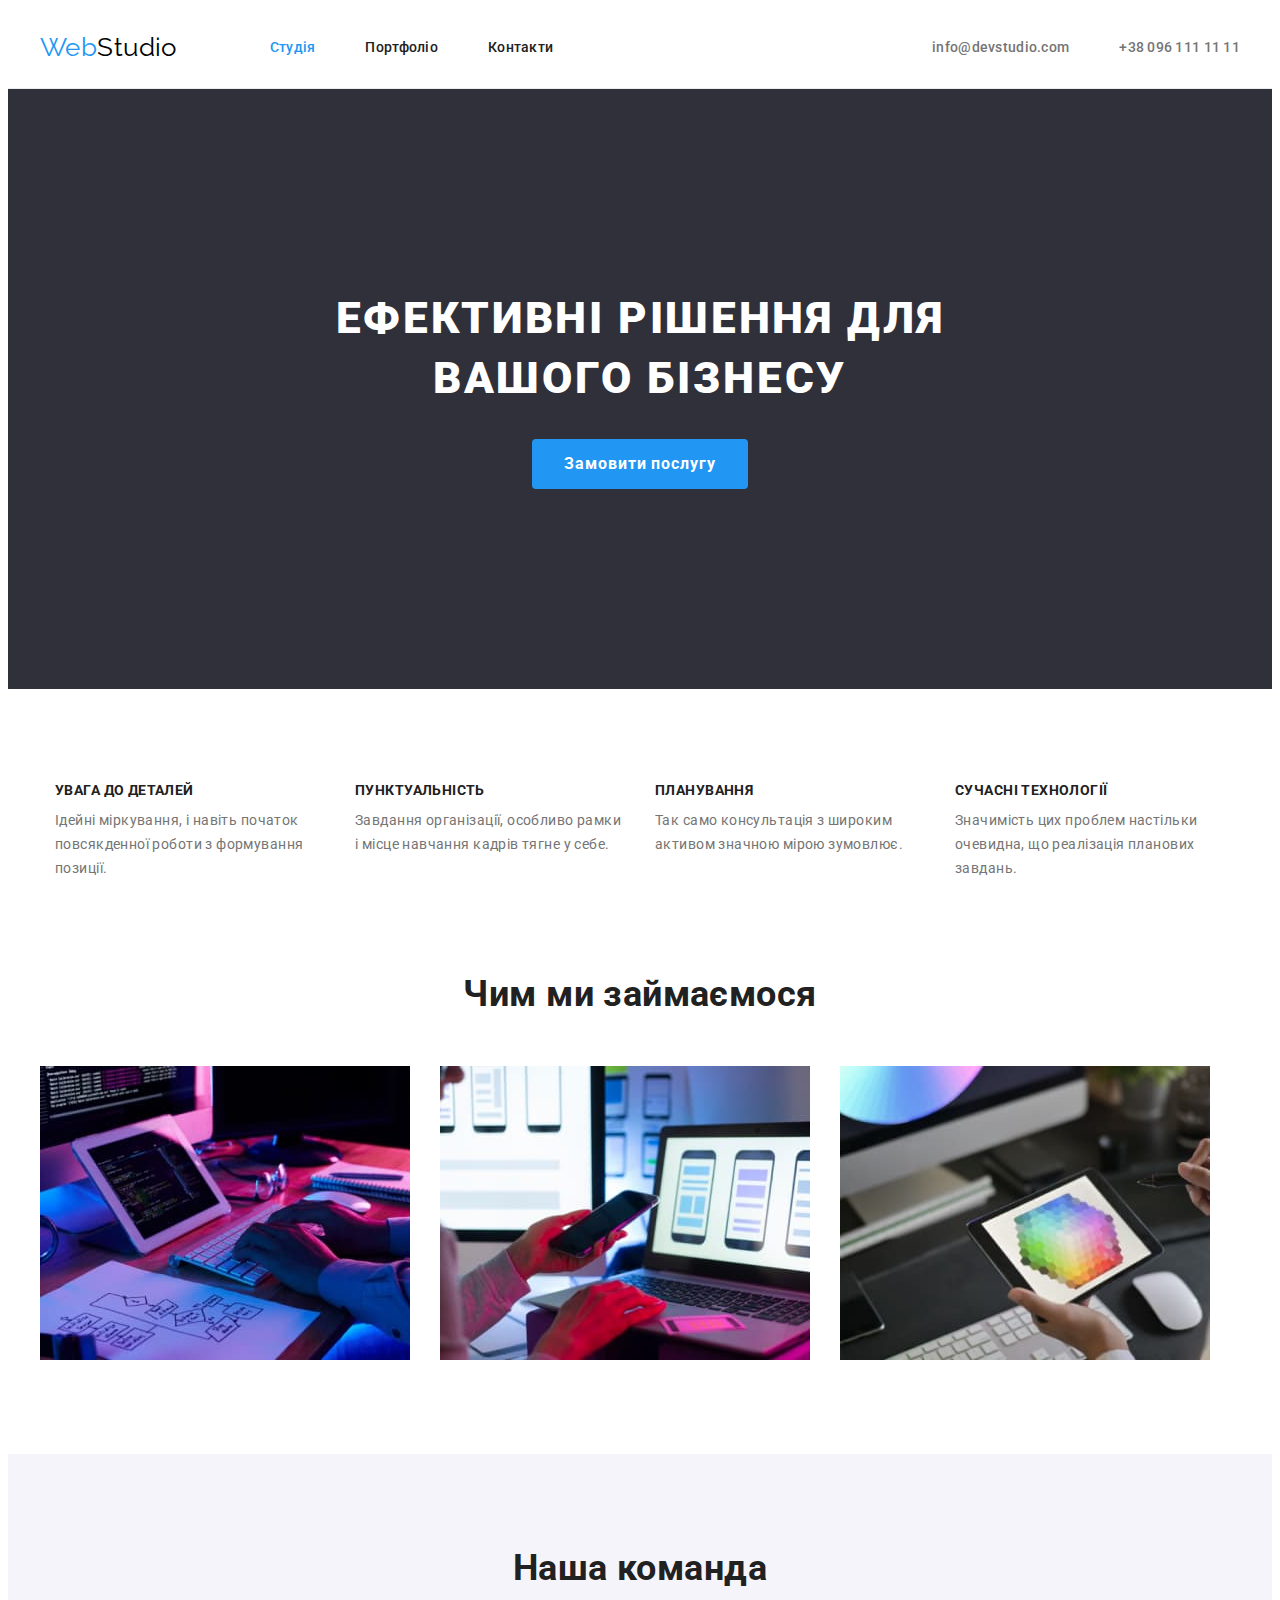
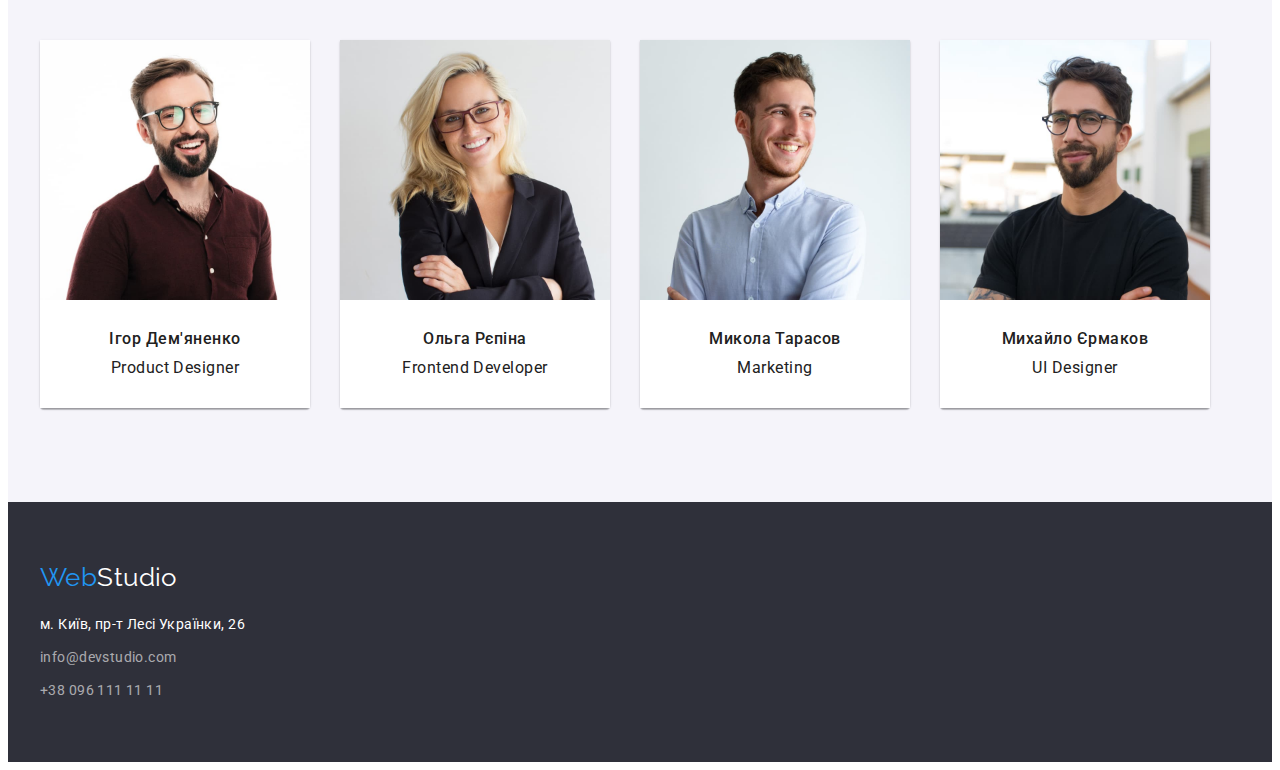
<file: index.html>
<!DOCTYPE html>
<html lang="uk">
<head>
    <meta charset="UTF-8">
    <meta http-equiv="X-UA-Compatible" content="IE=edge">
    <meta name="viewport" content="width=device-width, initial-scale=1.0">
    <title>Web Studio</title>
    <link rel="preconnect" href="https://fonts.googleapis.com">
    <link rel="preconnect" href="https://fonts.gstatic.com" crossorigin>
    <link href="https://fonts.googleapis.com/css2?family=Raleway:wght@700&family=Roboto:wght@400;500;700;900&display=swap"
            rel="stylesheet">
    <link rel="stylesheet" href="https://cdnjs.cloudflare.com/ajax/libs/modern-normalize/1.1.0/modern-normalize.min.css"
        integrity="sha512-wpPYUAdjBVSE4KJnH1VR1HeZfpl1ub8YT/NKx4PuQ5NmX2tKuGu6U/JRp5y+Y8XG2tV+wKQpNHVUX03MfMFn9Q=="
        crossorigin="anonymous" referrerpolicy="no-referrer">
    <link rel="stylesheet" href="./css/styles.css">
</head>
<body>
    <header class="header">
    <div class="container">
        <nav class="main-nav">
            <a href="./index.html" class="logo-header logo"><span class="accent">Web</span>Studio</a>
            <ul class="site-nav list">
                <li class="item"><a href="./index.html" class="link current">Студія</a></li>
                <li class="item"><a href="./portfolio.html" class="link">Портфоліо</a></li>
                <li class="item"><a href="" class="link">Контакти</a></li>
            </ul>

            <ul class="contact-list list">
                <li class="item"><a href="mailto:info@devstudio.com" class="contact-link link">info@devstudio.com</a></li>
                <li class="item"><a href="tel:+380961111111" class="contact-link link">+38 096 111 11 11</a></li>
            </ul>
        </nav>
    </div>
    </header>
        <main>
            <!-- Hero -->
            <section class="hero">
                <h1 class="hero-title">Ефективні рішення для вашого бізнесу</h1>
                <button type="button" class=" btn primary-btn">Замовити послугу</button>
            </section>
            <section class="section-features">
            <div class="container">
                <!--Скрыть заголовок секции,"Переваги"-->
                <h2 class="visually-hidden">Переваги</h2>
                <ul class="features-list list">
                    <li class="item">
                        <h3 class="features-title title">УВАГА ДО ДЕТАЛЕЙ</h3>
                        <p class="text-features">Ідейні міркування, і навіть початок повсякденної роботи з формування позиції.</p>
                    </li>
                    <li class="item">
                        <h3 class="features-title title">ПУНКТУАЛЬНІСТЬ</h3>
                        <p class="text-features">Завдання організації, особливо рамки і місце навчання кадрів тягне у себе.</p>
                    </li>
                    <li class="item">
                        <h3 class="features-title title">ПЛАНУВАННЯ</h3>
                        <p class="text-features">Так само консультація з широким активом значною мірою зумовлює.</p>
                    </li>
                    <li class="item">
                        <h3 class="features-title title">СУЧАСНІ ТЕХНОЛОГІЇ</h3>
                        <p class="text-features">Значимість цих проблем настільки очевидна, що реалізація планових завдань.</p>
                    </li>
                </ul>
            </div>
            </section>
            <section class="section-work">
            <div class="container">    
                <h2 class="work-title">Чим ми займаємося</h2>
                <ul class="work-list list">
                    <li class="item"><img src="./images/img_1.jpg" alt="види послуг" width="370"></li>
                    <li class="item"><img src="./images/img_2.jpg" alt="види послуг" width="370"></li>
                    <li class="item"><img src="./images/img_3.jpg" alt="види послуг" width="370"></li>
                </ul>
            </div>
            </section>
            <section class="section-team">
            <div class="container">    
                <h2 class="team-title">Наша команда</h2>
                <ul class="team-list list">
                    <li class="item">
                        <img src="./images/img_4.jpg" alt="Ігор Дем'яненко" width="270" height="260">
                        <div class="team-box">
                        <h3 class="about-title">Ігор Дем'яненко</h3>
                        <p class="pre-title">Product Designer</p>
                        </div>
                    </li>
                    <li class="item">
                        <img src="./images/img_5.jpg" alt="Ольга Рєпіна" width="270" height="260">
                        <div class="team-box">
                        <h3 class="about-title">Ольга Рєпіна</h3>
                        <p class="pre-title">Frontend Developer</p>
                        </div>
                    </li>
                    <li class="item">
                        <img src="./images/img_6.jpg" alt="Микола Тарасов" width="270" height="260">
                        <div class="team-box">
                        <h3 class="about-title">Микола Тарасов</h3>
                        <p class="pre-title">Marketing</p>
                        </div>
                    </li>
                    <li class="item">
                        <img src="./images/img_7.jpg" alt="Михайло Єрмаков" width="270" height="260">
                        <div class="team-box">
                        <h3 class="about-title">Михайло Єрмаков</h3>
                        <p class="pre-title">UI Designer</p>
                        </div>
                    </li>
                </ul>
            </div>    
            </section>
        </main>
        <footer class="footer">
        <div class="container">
            <a href="./index.html" class="logo-footer logo"><span class="accent">Web</span>Studio</a>
            <address>
                <ul class="address-list list">
                    <li class="item"><a href="https://goo.gl/maps/VMMXuLTxECayErJJ6" target="_blank"
                            rel="noopener noreferrer nofollow" class="contact-links link contact-address">м. Київ, пр-т Лесі Українки, 26</a></li>
                    <li class="item"><a href="mailto:info@devstudio.com" class="contact-links link">info@devstudio.com</a></li>
                    <li class="item"><a href="tel:+380961111111" class="contact-links link">+38 096 111 11 11</a></li>
                </ul>
            </address>
        </div>
        </footer>
</body>
</html>
</file>
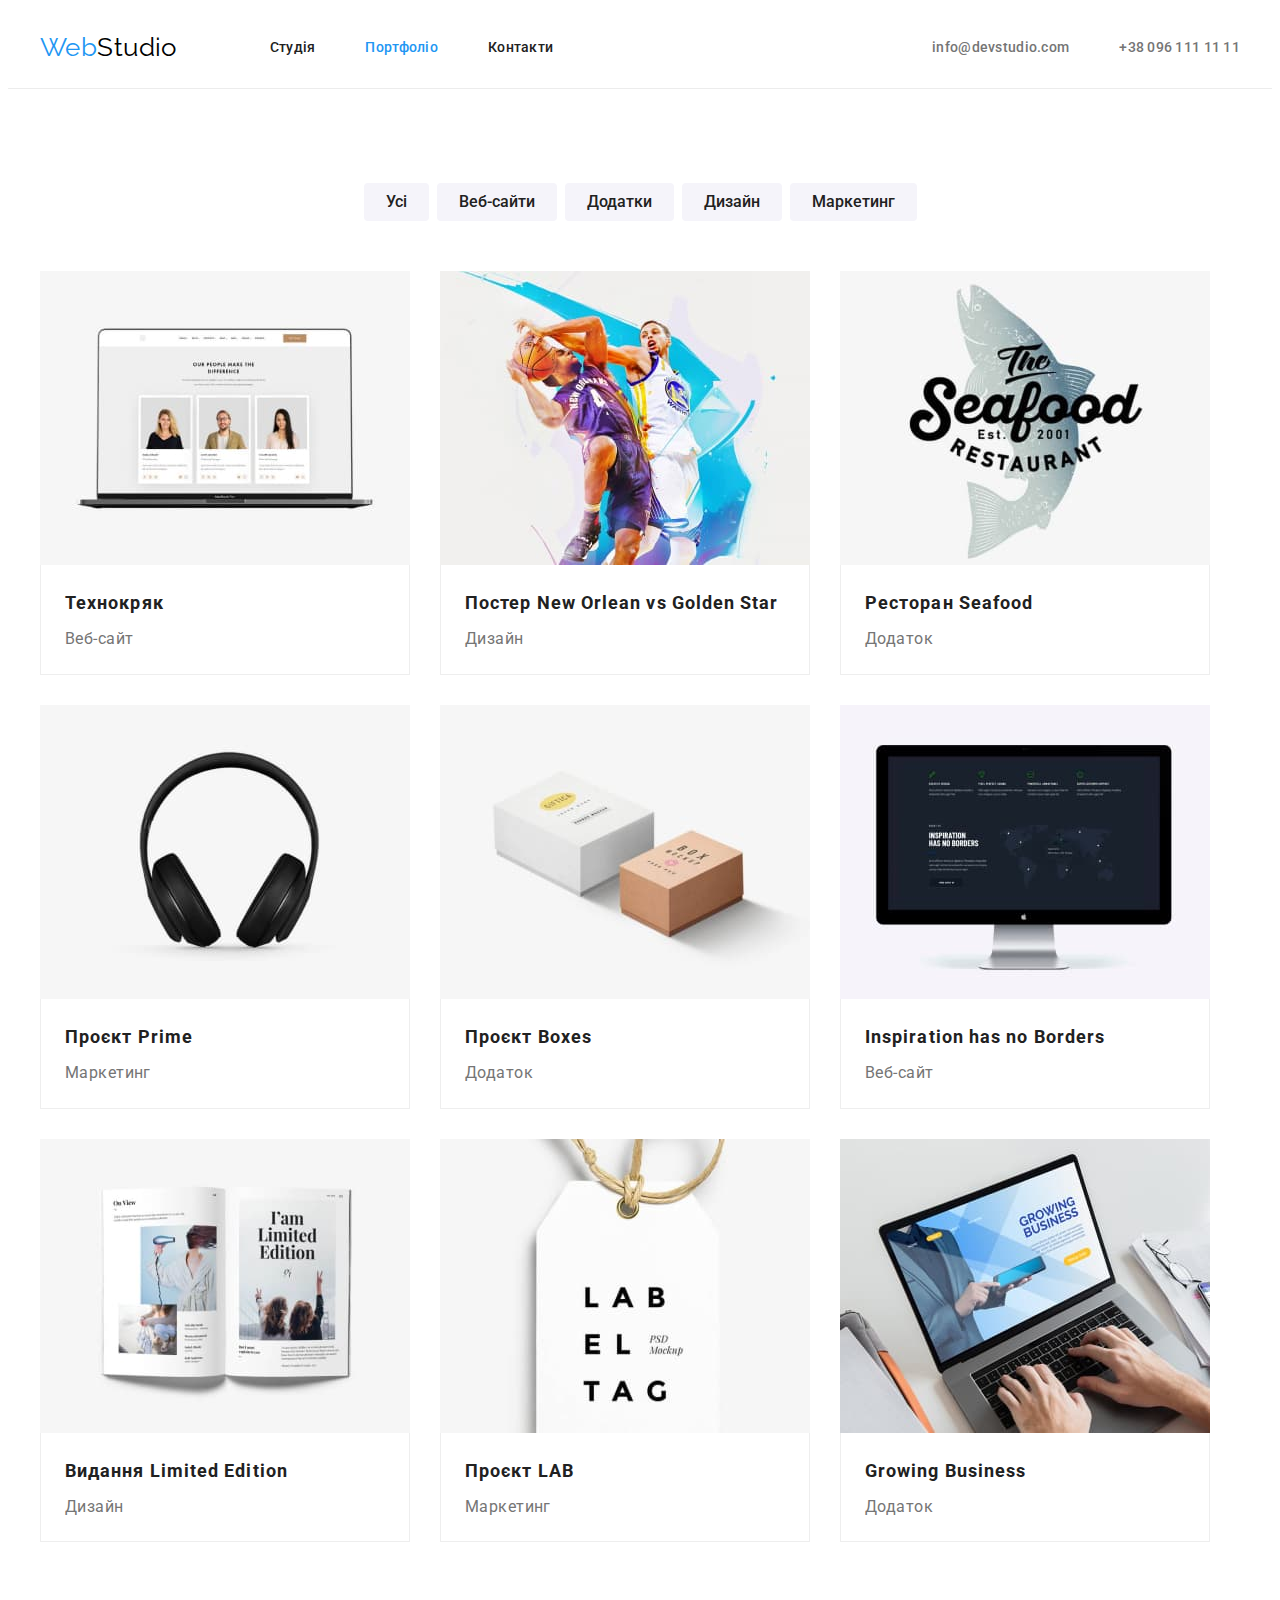
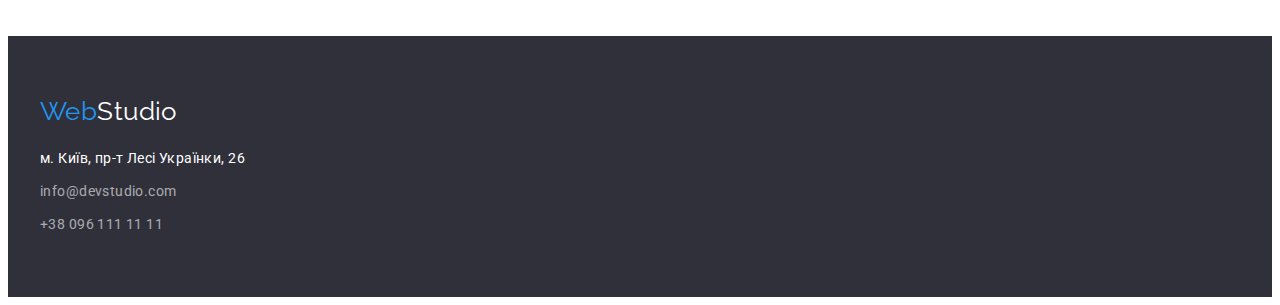
<file: portfolio.html>
<!DOCTYPE html>
<html lang="uk">
<head>
    <meta charset="UTF-8">
    <meta http-equiv="X-UA-Compatible" content="IE=edge">
    <meta name="viewport" content="width=device-width, initial-scale=1.0">
    <title>Web Studio</title>
    <link rel="preconnect" href="https://fonts.googleapis.com">
    <link rel="preconnect" href="https://fonts.gstatic.com" crossorigin>
    <link href="https://fonts.googleapis.com/css2?family=Raleway:wght@700&family=Roboto:wght@400;500;700;900&display=swap"
            rel="stylesheet">
    <link rel="stylesheet" href="https://cdnjs.cloudflare.com/ajax/libs/modern-normalize/1.1.0/modern-normalize.min.css"
        integrity="sha512-wpPYUAdjBVSE4KJnH1VR1HeZfpl1ub8YT/NKx4PuQ5NmX2tKuGu6U/JRp5y+Y8XG2tV+wKQpNHVUX03MfMFn9Q=="
        crossorigin="anonymous" referrerpolicy="no-referrer">
    <link rel="stylesheet" href="./css/styles.css">
</head>
<body>
    <header class="header">
    <div class="container"> 
        <nav class="main-nav">
            <a href="./index.html" class="logo-header logo"><span class="accent">Web</span>Studio</a>
            <ul class="site-nav list">
                <li class="item"><a href="./index.html" class="link">Студія</a></li>
                <li class="item"><a href="./portfolio.html" class="link current">Портфоліо</a></li>
                <li class="item"><a href="" class="link">Контакти</a></li>
            </ul>
        
            <ul class="contact-list list">
                <li class="item"><a href="mailto:info@devstudio.com" class="contact-link link">info@devstudio.com</a></li>
                <li class="item"><a href="tel:+380961111111" class="contact-link link">+38 096 111 11 11</a></li>
            </ul>
        </nav>  
    </div>
    </header>
    <main>
        <section class="section-portfolio">
        <div class="container">    
            <!--Заголовок"Портфоліо"скрыть-->
            <h1 class="visually-hidden">Портфоліо</h1>
            <ul class="filtres-list list">
                <li class="item"><button type="button" class="btn secondary">Усі</button></li> 
                <li class="item"><button type="button" class="btn secondary">Веб-сайти</button></li>
                <li class="item"><button type="button" class="btn secondary">Додатки</button></li>
                <li class="item"><button type="button" class="btn secondary">Дизайн</button></li>
                <li class="item"><button type="button" class="btn secondary">Маркетинг</button></li>
            </ul>
            <ul class="projects-list list">
                <li class="item"><img src="./images/img_8.jpg" alt="Ноутбук Технокряк" width="370" height="294">
                    <div class="project-box">
                    <h2 class="project-title title">Технокряк</h2>
                    <p class="text-project">Веб-сайт</p>
                    </div>
                </li>
                <li class="item"><img src="./images/img_9.jpg" alt="Постер New Orlean vs Golden Star" width="370" height="294">
                    <div class="project-box">
                    <h2 class="project-title title">Постер New Orlean vs Golden Star</h2>
                    <p class="text-project" >Дизайн</p>
                    </div>
                </li>
                <li class="item"><img src="./images/img_10.jpg" alt="Ресторан Seafood" width="370" height="294">
                    <div class="project-box">
                    <h2 class="project-title title">Ресторан Seafood</h2>
                    <p class="text-project">Додаток</p>
                    </div>
                </li>
                <li class="item"><img src="./images/img_11.jpg" alt="Навушники" width="370" height="294">
                    <div class="project-box">
                    <h2 class="project-title title">Проєкт Prime</h2>
                    <p class="text-project">Маркетинг</p>
                    </div>
                </li>
                <li class="item"><img src="./images/img_12.jpg" alt="Коробки" width="370" height="294">
                    <div class="project-box">
                    <h2 class="project-title title">Проєкт Boxes</h2>
                    <p class="text-project">Додаток</p>
                    </div>
                </li>
                <li class="item"><img src="./images/img_13.jpg" alt="Монітор" width="370" height="294">
                    <div class="project-box">
                    <h2 class="project-title title">Inspiration has no Borders</h2>
                    <p class="text-project">Веб-сайт</p>
                    </div>
                </li>
                <li class="item"><img src="./images/img_14.jpg" alt="Книга" width="370" height="294">
                    <div class="project-box">
                    <h2 class="project-title title">Видання Limited Edition</h2>
                    <p class="text-project">Дизайн</p>
                    </div>
                </li>
                <li class="item"><img src="./images/img_15.jpg" alt="Бирка" width="370" height="294">
                    <div class="project-box">
                    <h2 class="project-title title">Проєкт LAB</h2>
                    <p class="text-project">Маркетинг</p>
                    </div>
                </li>
                <li class="item"><img src="./images/img_16.jpg" alt="Ноутбук Growing Business" width="370" height="294">
                    <div class="project-box">
                    <h2 class="project-title title">Growing Business</h2>
                    <p class="text-project">Додаток</p>
                    </div>
                </li>
            </ul>
        </div>    
        </section>
    </main>
        <footer class="footer">
        <div class="container">    
            <a href="./index.html" class="logo-footer logo"><span class="accent">Web</span>Studio</a>
            <address>
                <ul class="address-list list">
                    <li class="item"><a href="https://goo.gl/maps/VMMXuLTxECayErJJ6" target="_blank"
                            rel="noopener noreferrer nofollow" class="contact-links link contact-address">м. Київ, пр-т Лесі Українки, 26</a></li>
                    <li class="item"><a href="mailto:info@devstudio.com" class="contact-links link">info@devstudio.com</a></li>
                    <li class="item"><a href="tel:+380961111111" class="contact-links link">+38 096 111 11 11</a></li>
                </ul>
            </address>
        </div>
        </footer>
</body>
</html>
</file>
<file: css/styles.css>
/* главный цвет основного текста #212121 */
/* акцент текста #000000 */
/* вторичный цвет текста  #757575 */
/* фон героя #2F303A; */
/* акцент #2196F3 */
/* цвет кнопки героя при ховере #188CE8; */
/* фон section-team #F5F4FA */
/* основной белый  #FFFFFF */
/* border-header #ECECEC */
/* border-карточки-portfolio #EEEEEE */

:root {
    --primary-text-color:#212121;
    --accent-text-color: #000000;
    --subtitle-text-color:#757575;
    --hero-bcg-color:#2F303A;
    --accent-color: #2196F3;
    --hover-bcg-btn-color:#188CE8;
    --bcg-team-color:#F5F4FA;
    --primary-white-color: #FFFFFF;
    --border-header-color: #ECECEC;
    --border-cards-portfolio: #EEEEEE;

}

body {
    background-color: var(--primary-white-color);
    color: var(--primary-text-color);

    font-family: 'Roboto', sans-serif;
    font-size: 14px;
    line-height: 1.71;
    letter-spacing: 0.03em;  
    
}
p,
h1,
h2,
h3,
h4,
h5,
h6 {
    margin: 0px;
}
ul {
    margin: 0px;
    padding-left: 0px;
}
.container {
    width: 1200px;
    padding: 0px 15px;
    margin: 0 auto;

}
/* ---------Скрыты заголовоки "Переваги"/"Портфоліо"------ */
.visually-hidden {
    position: absolute;
    width: 1px;
    height: 1px;
    margin: -1px;
    border: 0;
    padding: 0;
    white-space: nowrap;
    overflow: hidden;
}
/* все списки */
.list,
.link,
.logo {
    text-decoration: none;
    list-style: none;
}
/* ---cursor:pointer */
.btn {
    cursor: pointer;
    border-radius: 4px;
    border: 1px;
}
img {
    display: block;
}



/* ----------------<header> */
/* main-nav */
.header {
    border-bottom: 1px solid var(--border-header-color);
}

/* span logo */

.main-nav {
    display: flex;
    align-items: center;
}
.accent {
    color: var(--accent-color);
}
.logo-header {
    padding: 24px 0px 25px;
}
.logo {
    display: block;

    color: var(--accent-text-color);

    font-family: 'Raleway', sans-serif;
        font-size: 26px;
        line-height: 1.19;
}
.header .link:hover,
.header .link:focus {
    color: var(--accent-color);
}
.site-nav {
    display: flex;
    margin-left: 93px;
}

.site-nav .item + .item {
    margin-left: 50px;
}
.site-nav .link {
    display: block;
    padding: 32px 0px;

    color: var(--primary-text-color);

        font-weight: 500;
        font-size: 14px;
        line-height: 1.14;
        letter-spacing: 0.02em;
}
.site-nav .current {
    color: var(--accent-color);
}
.contact-list {
    display: flex;
    margin-left: auto;
}
.contact-list .item + .item {
    margin-left: 50px;
}
.contact-list .contact-link {
    color: var(--subtitle-text-color);

        font-weight: 500;
        font-size: 14px;
        line-height: 1.14;
        letter-spacing: 0.02em;  
}
.contact-list .link {
    padding: 32px 0px;
}

/* -----------------</header> */

/* -----------------index.html-------------- */
/* Hero */
.hero {
    padding: 200px 0px;

    background-color: var(--hero-bcg-color);
    
    text-align: center;
}
.hero-title{
    width: 696px;
    margin: 0 auto;
    margin-bottom: 30px;
    
    
     color: var(--primary-white-color);

        font-weight: 900;
        font-size: 44px;
        line-height: 1.36;
        letter-spacing: 0.06em;
        text-transform: uppercase;
}
.hero .primary-btn {
     padding: 10px 32px; 
    

    color: var(--primary-white-color);
    background-color: var(--accent-color);

        font-family: inherit;
        font-weight: 700;
        font-size: 16px;
        line-height: 1.88;
        text-align: center;
        letter-spacing: 0.06em; 
}
.hero .btn:hover,
.hero .btn:focus {
    color: var(--primary-white-color);
    background-color: var(--hover-bcg-btn-color);
}
/* ----------section "Переваги" */
.section-features {
    padding: 94px 0px;
}
.features-list {
    display: flex;
    justify-content: center;
}
.features-list .item + .item {
    margin-left: 30px;
}
.features-list .item {
    width: 270px;
}
.features-list .features-title { 
        margin-bottom: 10px;

        font-size: 14px;
        line-height: 1.14;
        text-transform: uppercase;
}
.text-features {
    
    color: var(--subtitle-text-color);
}
/* Заголовки секций "Чим ми зймаємося"/"Наша команда"*/
.section-work {
    padding-bottom: 94px;
}
.work-title,
.team-title {
    margin-bottom: 50px;

        font-size: 36px;
        line-height: 1.16;
        text-align: center;
}
.work-list {
    display: flex;
    /* justify-content: center; */
}
.work-list .item + .item {
    margin-left: 30px;
}
/* ----------section "Наша команда" */
.section-team {
    padding: 94px 0px;

    background-color: var(--bcg-team-color);
}
.team-box {
    padding: 30px 0px;
    background-color: var(--primary-white-color);
}
.team-title {
        margin-bottom: 50px;

        font-size: 36px;
        line-height: 1.16;
        text-align: center;
}
.team-list {
    display: flex;
}
.team-list .item {
    box-shadow: 0px 1px 3px rgba(0, 0, 0, 0.12), 0px 1px 1px rgba(0, 0, 0, 0.14), 0px 2px 1px rgba(0, 0, 0, 0.2);
    border-radius: 0px 0px 4px 4px;
}
.team-list .item + .item {
    margin-left: 30px;
}
.about-title {
    margin-bottom: 10px;

    font-weight: 500;
    font-size: 16px;
    line-height: 1.18;
    text-align: center;
    letter-spacing: 0.03em;
}
.pre-title {

    font-size: 16px;
    line-height: 1.18;
    text-align: center;
    letter-spacing: 0.03em;
}
/*---------------- <footer> */
.footer {
    padding: 60px 0px;

    background-color: var(--hero-bcg-color);
}

/* span logo */
.accent {
    color: var(--accent-color);
}
.logo-footer {
    display: inline-block;
    margin-bottom: 20px;

    color: var(--primary-white-color);

    font-family: 'Raleway';
        font-size: 26px;
        line-height: 1.19;
}
.footer .link:hover,
.footer .link:focus {
    color: var(--accent-color);
}
/* address */
.address-list .item + .item {
    margin-top: 9px;
}
.contact-links {
    color: rgba(255, 255, 255, 0.6);

    font-style: normal;
    font-size: 14px;
    line-height: 1.71;
    
}
.contact-address {
    color: var(--primary-white-color);
}
/* -----------------</footer> */

/* ------------------- portfolio.html--------------- */
/* section "Портфолио" */
/* Filtres */
.section-portfolio {
    padding: 94px 0px;
}
.filtres-list {
    display: flex;
    justify-content: center;
    margin-bottom: 50px;
}
.filtres-list .item + .item {
    margin-left: 8px;
}

.filtres-list .btn {
    padding: 6px 22px;

    color: var(--primary-text-color);
    background-color: var(--bcg-team-color);

        font-family: inherit;
        font-weight: 500;
        font-size: 16px;
        line-height: 26px;
}
.filtres-list .btn:hover,
.filtres-list .btn:focus {
    color: var(--primary-white-color);
    background-color: var(--accent-color);
    box-shadow: 0px 3px 1px rgba(0, 0, 0, 0.1), 0px 1px 2px rgba(0, 0, 0, 0.08), 0px 2px 2px rgba(0, 0, 0, 0.12);
}
/*--------- project-list ----------*/
.projects-list {
    display: flex;
    flex-wrap: wrap;
}
.projects-list .item {
    margin-right: 30px;
    margin-bottom: 30px;
    
}
.projects-list .item:nth-child(3n) {
    margin-right: 0px;
}
.projects-list .item:nth-last-child(-n+3) {
    margin-bottom: 0px;
}
.project-box {
    padding: 20px 24px;
    border-right: 1px solid var(--border-cards-portfolio);
    border-left: 1px solid var(--border-cards-portfolio);
    border-bottom: 1px solid var(--border-cards-portfolio);
}

.project-title {   
    margin-bottom: 4px;
    
    font-weight: 700;
    font-size: 18px;
    line-height: 2.0;
    letter-spacing: 0.06em;
}
.text-project {

    color: var(--subtitle-text-color);

    font-size: 16px;
    line-height: 1.8;
}
</file>
